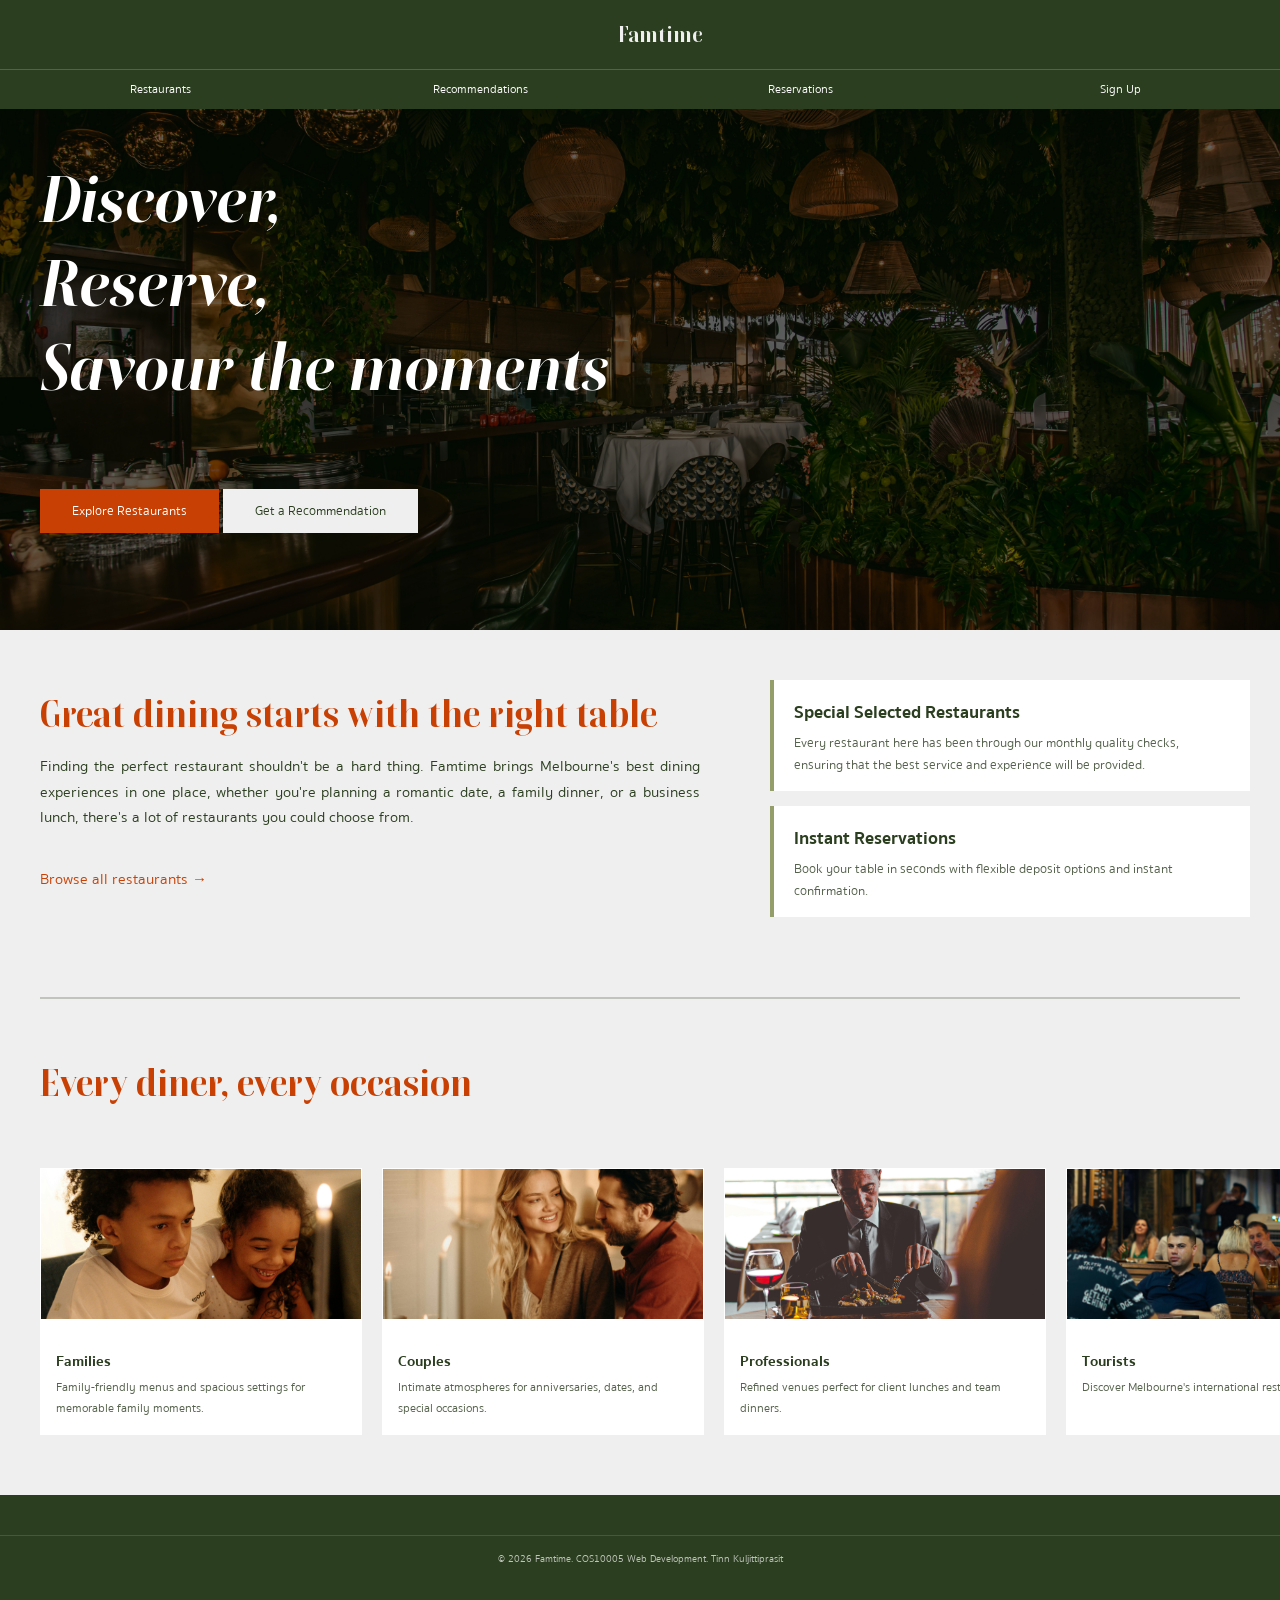
<file: wd_assign02/index.html>
<!DOCTYPE html>
<html lang="en">
<head>
    <meta charset="UTF-8">
    <meta name="viewport" content="width=device-width, initial-scale=1.0">
    <title>Index - Famtime</title>
    <link href="design/css/stylesheet.css" rel="stylesheet" >
    <script src="design/js/script.js"></script>
</head>
<body>

    <!-- Navigation Bar -->

    <nav class="navbar">
        <div class="nav-logo">
            <a href="index.html">Famtime</a>
        </div>
        <ul class="nav-links">
            <li><a href="restaurants.html">Restaurants</a></li>
            <li><a href="recommendations.html">Recommendations</a></li>
            <li><a href="reservation.html">Reservations</a></li>
            <li><a href="register.html">Sign Up</a></li>
        </ul>
    </nav>

    <main>

        <!-- Hero Image -->

        <section class="hero">
         <img src="design/images/hero-img.jpg" class="hero-img" alt="Melbourne restaurant view">
    
         <div class="hero-content">
          <h1>Discover,<br><em>Reserve,</em><br>Savour the moments</h1>
           <div class="hero-buttons">
             <a href="restaurants.html" class="btn-primary">Explore Restaurants</a>
             <a href="recommendations.html" class="btn-secondary">Get a Recommendation</a>
           </div>
         </div>
        </section>

        <!-- Purpose -->

        <section class="section-purpose">
            <div class="purpose-text">
                <h2>Great dining starts with the right table</h2>
                <p>Finding the perfect restaurant shouldn't be a hard thing. Famtime brings Melbourne's best dining experiences in one place, 
                whether you're planning a romantic date, a family dinner, or a business lunch, there's a lot of restaurants you could choose from.</p><br>
                <a href="restaurants.html">Browse all restaurants →</a>
            </div>
            <div class="purpose-cards">
                <div class="purpose-card">
                    <h3>Special Selected Restaurants</h3>
                    <p>Every restaurant here has been through our monthly quality checks, ensuring that the best service and experience will be provided.</p>
                </div>
                <div class="purpose-card">
                    <h3>Instant Reservations</h3>
                    <p>Book your table in seconds with flexible deposit options and instant confirmation.</p>
                </div>
            </div>
        </section>

        <hr>

        <!-- Audience -->

        <section class="section-audience">
            <h2>Every diner, every occasion</h2>
            <div class="audience-grid">
                <div class="audience-card">
                    <!-- replace with your own image -->
                    <img src="design/images/family.jpg" alt="Families dining together at a restaurant" class="audience-card-img">
                    <div class="audience-card-body">
                        <h3>Families</h3>
                        <p>Family-friendly menus and spacious settings for memorable family moments.</p>
                    </div>
                </div>
                <div class="audience-card">
                    <img src="design/images/couple.jpg" alt="Couple enjoying a romantic dinner" class="audience-card-img">
                    <div class="audience-card-body">
                        <h3>Couples</h3>
                        <p>Intimate atmospheres for anniversaries, dates, and special occasions.</p>
                    </div>
                </div>
                <div class="audience-card">
                    <img src="design/images/business.jpg" alt="Business professionals having a lunch meeting" class="audience-card-img">
                    <div class="audience-card-body">
                        <h3>Professionals</h3>
                        <p>Refined venues perfect for client lunches and team dinners.</p>
                    </div>
                </div>
                <div class="audience-card">
                    <img src="design/images/tourist.jpg" alt="Tourists exploring Melbourne restaurants" class="audience-card-img">
                    <div class="audience-card-body">
                        <h3>Tourists</h3>
                        <p>Discover Melbourne's international resturant choices.</p>
                    </div>
                </div>
            </div>
        </section>

    </main>

<footer>
    <p class="copyright">© 2026 Famtime. COS10005 Web Development. Tinn Kuljittiprasit</p>
</footer>

</body>
</html>
</file>
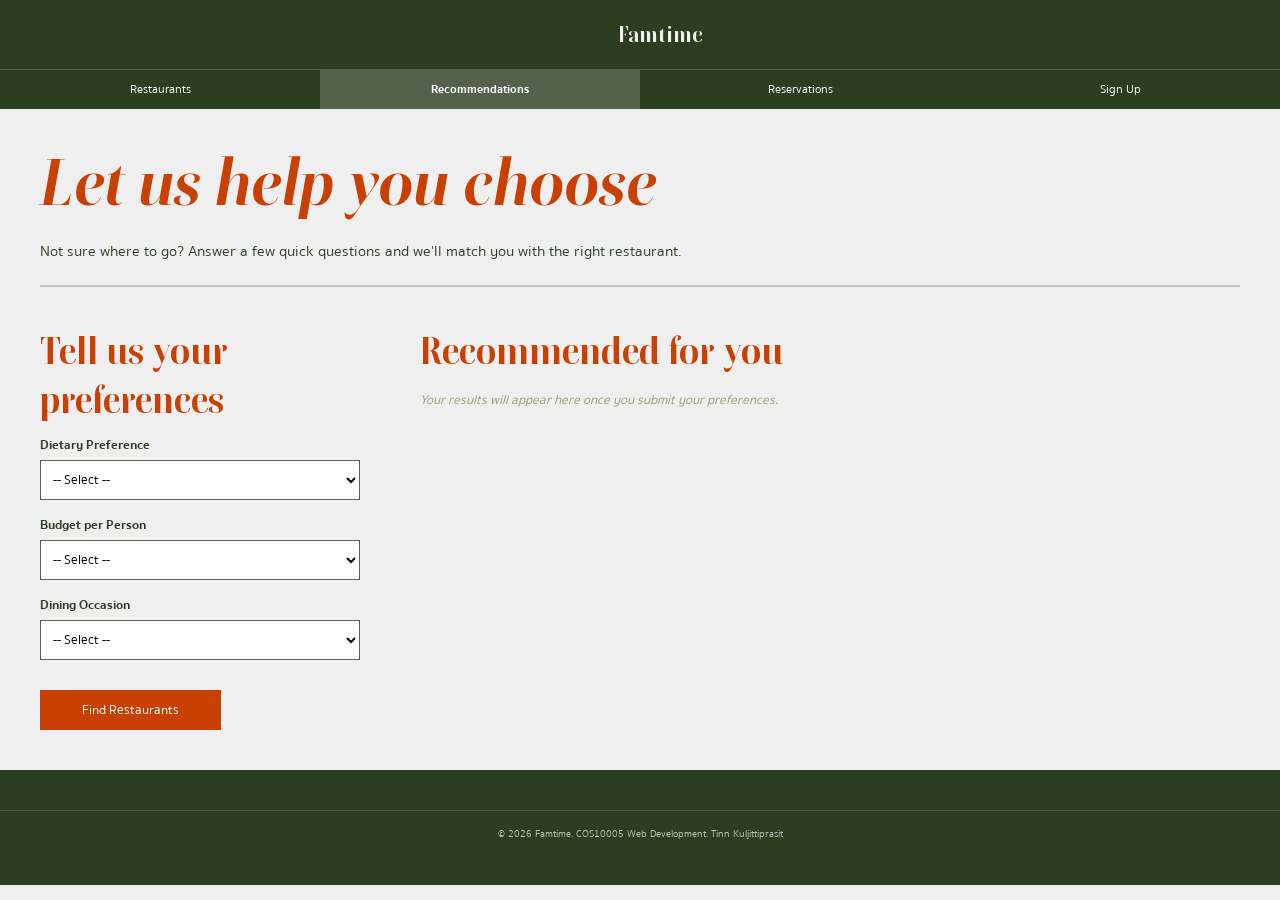
<file: wd_assign02/recommendations.html>
<!DOCTYPE html>
<html lang="en">
<head>
    <meta charset="UTF-8">
    <meta name="viewport" content="width=device-width, initial-scale=1.0">
    <title>Recommendations - Famtime</title>
    <link href="design/css/stylesheet.css" rel="stylesheet">
    <script src="design/js/script.js"></script>
</head>
<body>

    <!-- Navigation Bar -->

    <nav class="navbar">
        <div class="nav-logo">
            <a href="index.html">Famtime</a>
        </div>
        <ul class="nav-links">
            <li><a href="restaurants.html">Restaurants</a></li>
            <li><a href="recommendations.html" class="active">Recommendations</a></li>
            <li><a href="reservation.html">Reservations</a></li>
            <li><a href="register.html">Sign Up</a></li>
        </ul>
    </nav>

    <main>

        <h1>Let us help you choose</h1>
        <p>Not sure where to go? Answer a few quick questions and we'll match you with the right restaurant.</p>

        <hr>

        <section class="section-recommend">
            <div class="recommend-form-wrap">
                <h2>Tell us your preferences</h2>

                <!-- Recommendation Form (dietary selection) -->

                <form id="recommend-form">

                    <div class="form-group">
                        <label for="dietary-pref">Dietary Preference</label>
                        <select id="dietary-pref" name="dietary-pref">
                            <option value="">-- Select --</option>
                            <option value="none">No preference</option>
                            <option value="vegan">Vegan</option>
                            <option value="halal">Halal</option>
                        </select>
                    </div>

                    <!-- Recommendation Form (budget selection) -->

                    <div class="form-group">
                        <label for="budget-range">Budget per Person</label>
                        <select id="budget-range" name="budget-range">
                            <option value="">-- Select --</option>
                            <option value="low">Under $30</option>
                            <option value="mid">$30 – $60</option>
                            <option value="high">$60 and above</option>
                        </select>
                    </div>

                    <!-- Recommendation Form (purpose selection) -->

                    <div class="form-group">
                        <label for="dining-purpose">Dining Occasion</label>
                        <select id="dining-purpose" name="dining-purpose">
                            <option value="">-- Select --</option>
                            <option value="family">Family</option>
                            <option value="date">Date / Couple</option>
                            <option value="business">Business</option>
                            <option value="casual">Casual / Friends</option>
                        </select>
                    </div>

                    <input type="submit" value="Find Restaurants">

                </form>
            </div>

            <!-- Results -->

            <div class="recommend-results-wrap">
                <h2>Recommended for you</h2>
                <p class="results-placeholder">Your results will appear here once you submit your preferences.</p>
                <div id="recommendation-results"></div>
            </div>
        </section>

    </main>

    <footer>
        <p class="copyright">© 2026 Famtime. COS10005 Web Development. Tinn Kuljittiprasit</p>
    </footer>

</body>
</html>
</file>
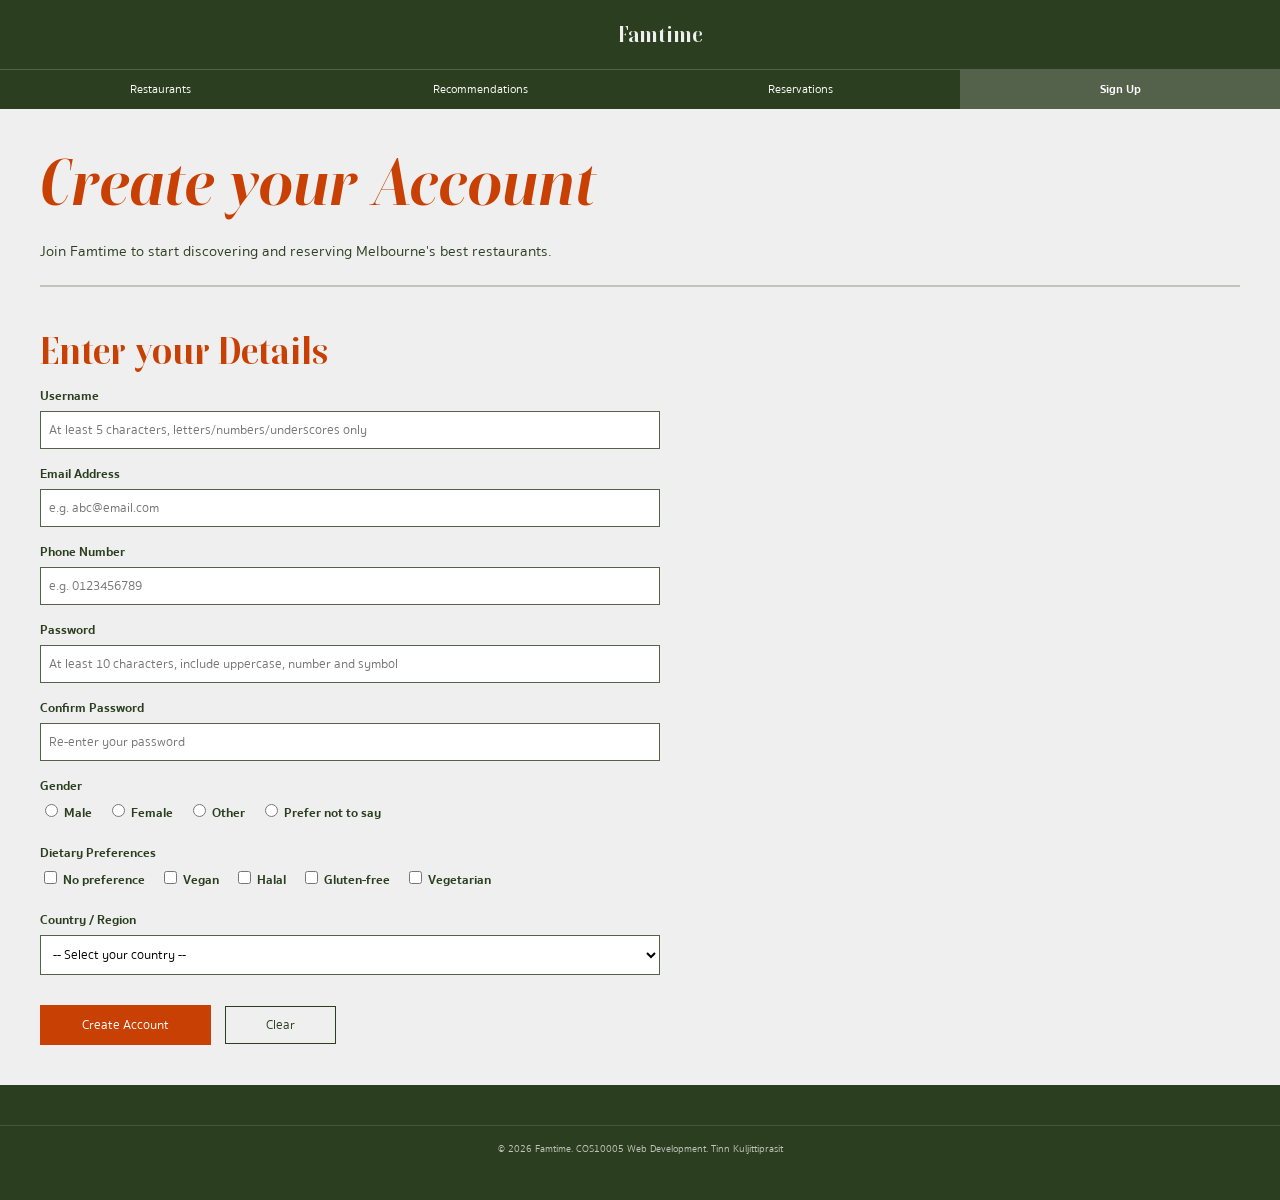
<file: wd_assign02/register.html>
<!DOCTYPE html>
<html lang="en">
<head>
    <meta charset="UTF-8">
    <meta name="viewport" content="width=device-width, initial-scale=1.0">
    <title>Sign Up - Famtime</title>
    <link href="design/css/stylesheet.css" rel="stylesheet">
    <script src="design/js/script.js"></script>
</head>
<body>

    <!-- Navigation Bar -->

    <nav class="navbar">
        <div class="nav-logo">
            <a href="index.html">Famtime</a>
        </div>
        <ul class="nav-links">
            <li><a href="restaurants.html">Restaurants</a></li>
            <li><a href="recommendations.html">Recommendations</a></li>
            <li><a href="reservation.html">Reservations</a></li>
            <li><a href="register.html" class="active">Sign Up</a></li>
        </ul>
    </nav>

    <main>

        <!-- Register -->

        <h1>Create your Account</h1>
        <p>Join Famtime to start discovering and reserving Melbourne's best restaurants.</p>

        <hr>

        <section class="section-register">

            <!-- Registeration Form (text fields) -->

            <form id="regform" method="POST" action="#">

                <h2>Enter your Details</h2>

                <div class="form-group">
                    <label>Username</label>
                    <input type="text" id="username" name="username" placeholder="At least 5 characters, letters/numbers/underscores only">
                </div>

                <div class="form-group">
                    <label>Email Address</label>
                    <input type="email" id="reg-email" name="email" placeholder="e.g. abc@email.com">
                </div>

                <div class="form-group">
                    <label>Phone Number</label>
                    <input type="tel" id="reg-phone" name="phone" placeholder="e.g. 0123456789">
                </div>

                <div class="form-group">
                    <label>Password</label>
                    <input type="password" id="pwd1" name="password" placeholder="At least 10 characters, include uppercase, number and symbol">
                </div>

                <div class="form-group">
                    <label>Confirm Password</label>
                    <input type="password" id="pwd2" name="confirm-password" placeholder="Re-enter your password">
                </div>

                 <!-- Form (gender selection) -->

                <div class="form-group">
                    <label>Gender</label>
                    <div id="gender-group" class="radio-group">
                        <label class="radio-label">
                            <input type="radio" id="genm" name="gender" value="male"> Male
                        </label>
                        <label class="radio-label">
                            <input type="radio" id="genf" name="gender" value="female"> Female
                        </label>
                        <label class="radio-label">
                            <input type="radio" id="geno" name="gender" value="other"> Other
                        </label>
                        <label class="radio-label">
                            <input type="radio" id="genp" name="gender" value="prefer-not"> Prefer not to say
                        </label>
                    </div>
                </div>

                 <!-- Form (dietary selection) -->

                <div class="form-group">
                    <label>Dietary Preferences</label>
                    <div id="dietary-group" class="checkbox-group">
                        <label class="checkbox-label">
                            <input type="checkbox" name="dietary" value="none"> No preference
                        </label>
                        <label class="checkbox-label">
                            <input type="checkbox" name="dietary" value="vegan"> Vegan
                        </label>
                        <label class="checkbox-label">
                            <input type="checkbox" name="dietary" value="halal"> Halal
                        </label>
                        <label class="checkbox-label">
                            <input type="checkbox" name="dietary" value="gluten-free"> Gluten-free
                        </label>
                        <label class="checkbox-label">
                            <input type="checkbox" name="dietary" value="vegetarian"> Vegetarian
                        </label>
                    </div>
                </div>

                 <!-- Form (drop down) -->

                <div class="form-group">
                    <label for="country">Country / Region</label>
                    <select id="country" name="country">
                        <option value="">-- Select your country --</option>
                        <option value="au">Australia</option>
                        <option value="other">Other</option>
                    </select>
                </div>

                <div class="form-buttons">
                    <input type="submit" value="Create Account">
                    <input type="reset" value="Clear">
                </div>

            </form>

        </section>

    </main>

    <footer>
        <p class="copyright">© 2026 Famtime. COS10005 Web Development. Tinn Kuljittiprasit</p>
    </footer>

</body>
</html>
</file>
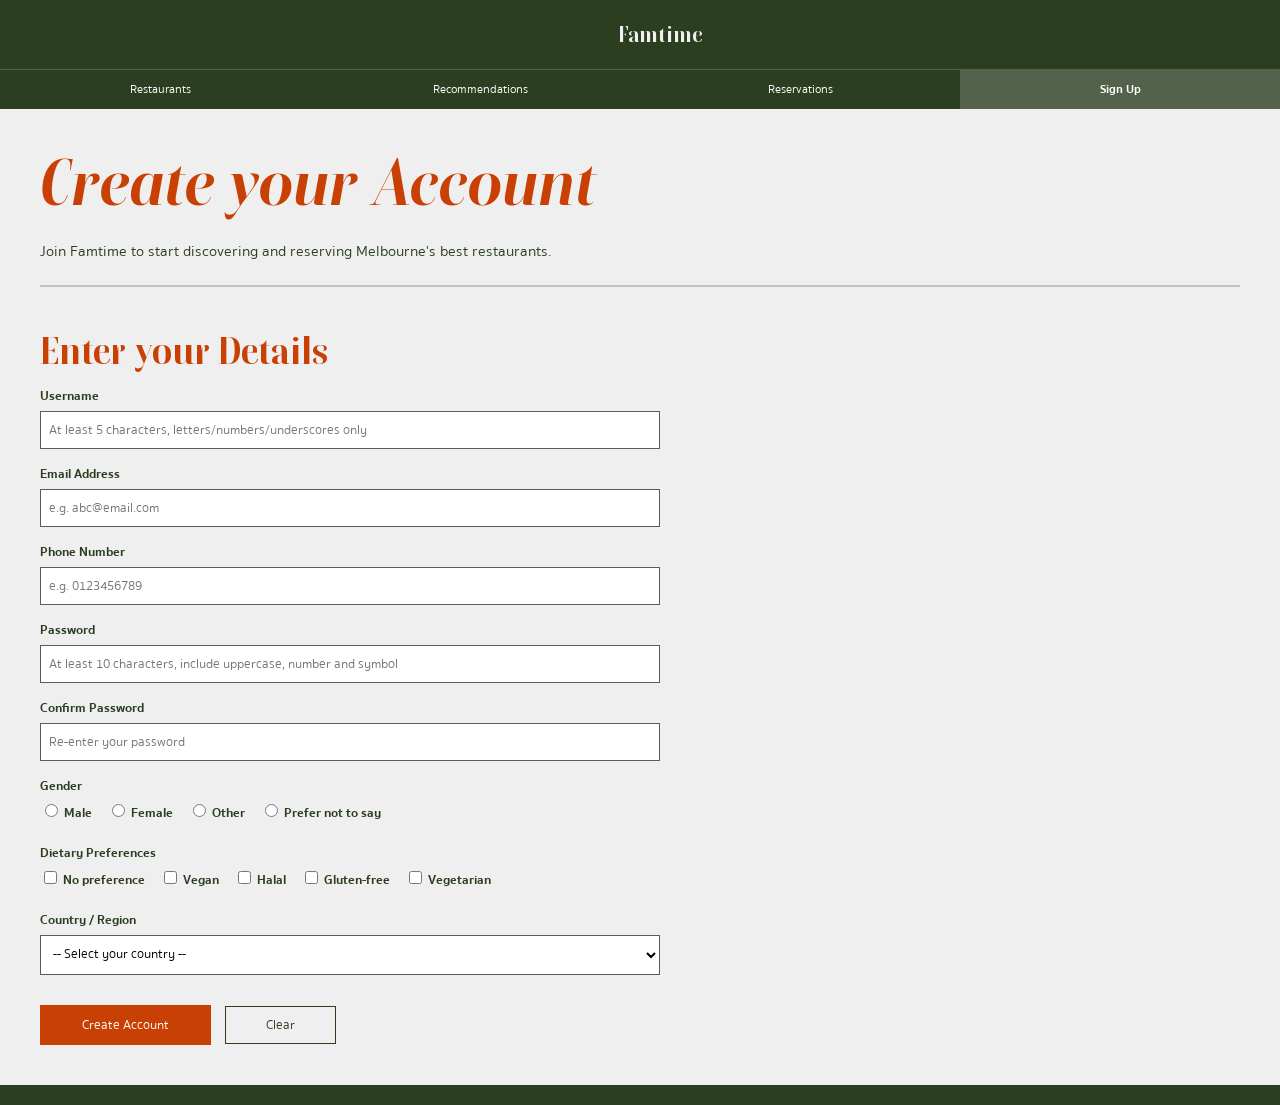
<file: wd_assign02/reservation.html>
<!DOCTYPE html>
<html lang="en">
<head>
    <meta charset="UTF-8">
    <meta name="viewport" content="width=device-width, initial-scale=1.0">
    <title>Reservations - Famtime</title>
    <link href="design/css/stylesheet.css" rel="stylesheet">
    <script src="design/js/script.js"></script>
</head>
<body>

    <!-- Navigation Bar -->

    <nav class="navbar">
        <div class="nav-logo">
            <a href="index.html">Famtime</a>
        </div>
        <ul class="nav-links">
            <li><a href="restaurants.html">Restaurants</a></li>
            <li><a href="recommendations.html">Recommendations</a></li>
            <li><a href="reservation.html" class="active">Reservations</a></li>
            <li><a href="register.html">Sign Up</a></li>
        </ul>
    </nav>

    <main>

        <h1>Make a Reservation</h1>
        <p>Fill in the form below to reserve your table. All fields marked with * are required.</p>

        <hr>

        <!-- Reservation Form (text fields)-->

        <section class="section-reservation">
            <form id="resform" method="POST" action="http://mercury.swin.edu.au/it000000/cos10005/regtest.php">

                <!-- Personal Details -->
                <h2>Your Details</h2>

                <div class="form-group">
                    <label for="fullname">Full Name *</label>
                    <input type="text" id="fullname" name="fullname" placeholder="e.g. Tinn Kuljittiprasit">
                </div>

                <div class="form-group">
                    <label for="res-email">Email Address *</label>
                    <input type="email" id="res-email" name="email" placeholder="e.g. abc@email.com">
                </div>

                <div class="form-group">
                    <label for="res-phone">Phone Number *</label>
                    <input type="tel" id="res-phone" name="phone" placeholder="e.g. 0123456789">
                </div>

                <hr>

                <!-- Booking Details -->

                <h2>Booking Details</h2>

                <div class="form-group">
                    <label for="restaurant">Select Restaurant *</label>
                    <select id="restaurant" name="restaurant">
                        <option value="">-- Select a restaurant --</option>
                        <option value="bella-napoli" data-deposit="20">Bella Napoli ($20 Deposit)</option>
                        <option value="sakura-zen" data-deposit="30">Sakura Zen ($30 Deposit)</option>
                        <option value="le-petit-bistro" data-deposit="25">Le Petit Bistro ($25 Deposit)</option>
                        <option value="spice-garden" data-deposit="15">Spice Garden ($15 Deposit)</option>
                        <option value="the-smokehouse" data-deposit="20">The Smokehouse ($20 Deposit)</option>
                        <option value="golden-dragon" data-deposit="15">Golden Dragon ($15 Deposit)</option>
                    </select>
                </div>

                <div class="form-group">
                    <label for="res-date">Reservation Date *</label>
                    <input type="date" id="res-date" name="date">
                </div>

                <div class="form-group">
                    <label for="res-time">Reservation Time *</label>
                    <input type="time" id="res-time" name="time">
                </div>

                <div class="form-group">
                    <label for="num-people">Number of People *</label>
                    <input type="number" id="num-people" name="num-people" min="1" placeholder="e.g. 2">
                </div>

                <div class="form-group">
                    <label for="special-requests">Special Requests (optional)</label>
                    <textarea id="special-requests" name="special-requests" placeholder="Dietary requirements, seating preferences, occasions..."></textarea>
                </div>

                <hr>

                <!-- Payment -->

                <h2>Payment</h2>

                <div class="form-group">
                        <label>Deposit Amount</label>
                        <p>Deposit: <span id="deposit-amount">--</span></p>
                </div>

                <div class="form-group">
                    <label>Payment Method *</label>
                    <div id="payment-group" class="radio-group">
                        <label class="radio-label">
                            <input type="radio" name="payment-method" id="pay-voucher" value="voucher"> Voucher
                        </label>
                        <label class="radio-label">
                            <input type="radio" name="payment-method" id="pay-online" value="online"> Online Payment
                        </label>
                    </div>
                </div>

                <!-- Voucher code  -->

                <div class="form-group" id="voucher-section" style="display: none;">
                    <label for="voucher-code">Voucher Code</label>
                    <input type="text" id="voucher-code" name="voucher-code" placeholder="12-digit voucher code">
                </div>

                <!-- Credit card -->

                <div id="card-section" style="display: none;">

                    <div class="form-group">
                        <label for="card-type">Card Type *</label>
                        <select id="card-type" name="card-type">
                            <option value="">-- Select card type --</option>
                            <option value="visa">Visa</option>
                            <option value="mastercard">Mastercard</option>
                            <option value="amex">American Express</option>
                        </select>
                    </div>

                    <div class="form-group">
                        <label for="card-number">Card Number *</label>
                        <input type="text" id="card-number" name="card-number" placeholder="Digits only, no spaces">
                        <small class="form-hint">Use fake card numbers for testing. No real processing.</small>
                    </div>

                </div>

                <hr>

                <!-- Billing email -->

                <h2>Billing</h2>

                <div class="form-group">
                    <label for="billing-email">Billing Email Address *</label>
                    <input type="email" id="billing-email" name="billing-email" placeholder="e.g. abc@email.com">
                </div>

                <div class="form-group">
                    <label class="checkbox-label">
                        <input type="checkbox" id="same-email" name="same-email">
                        Same as email address above
                    </label>
                </div>

                <div class="form-buttons">
                    <input type="submit" value="Confirm Reservation">
                    <input type="reset" value="Clear">
                </div>

            </form>
        </section>

    </main>

    <footer>
        <p class="copyright">© 2026 Famtime. COS10005 Web Development. Tinn Kuljittiprasit</p>
    </footer>

</body>
</html>
</file>
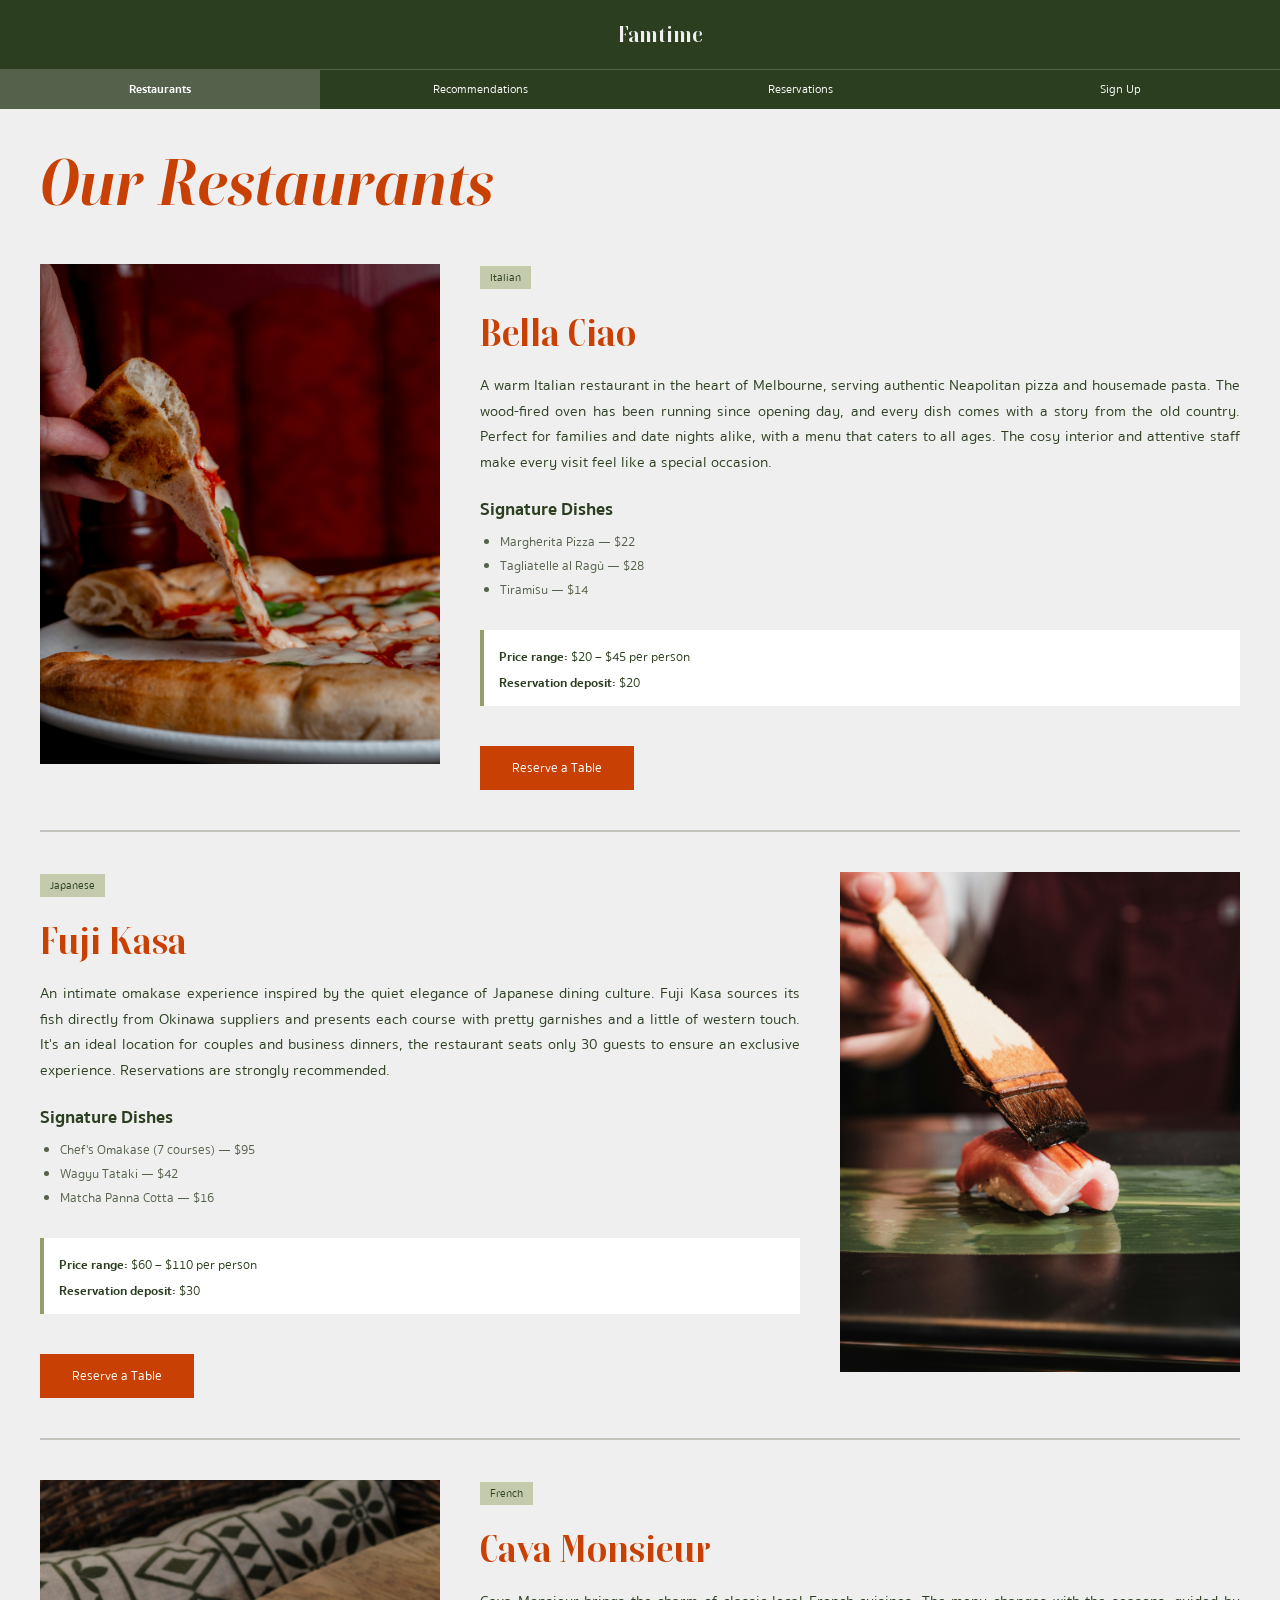
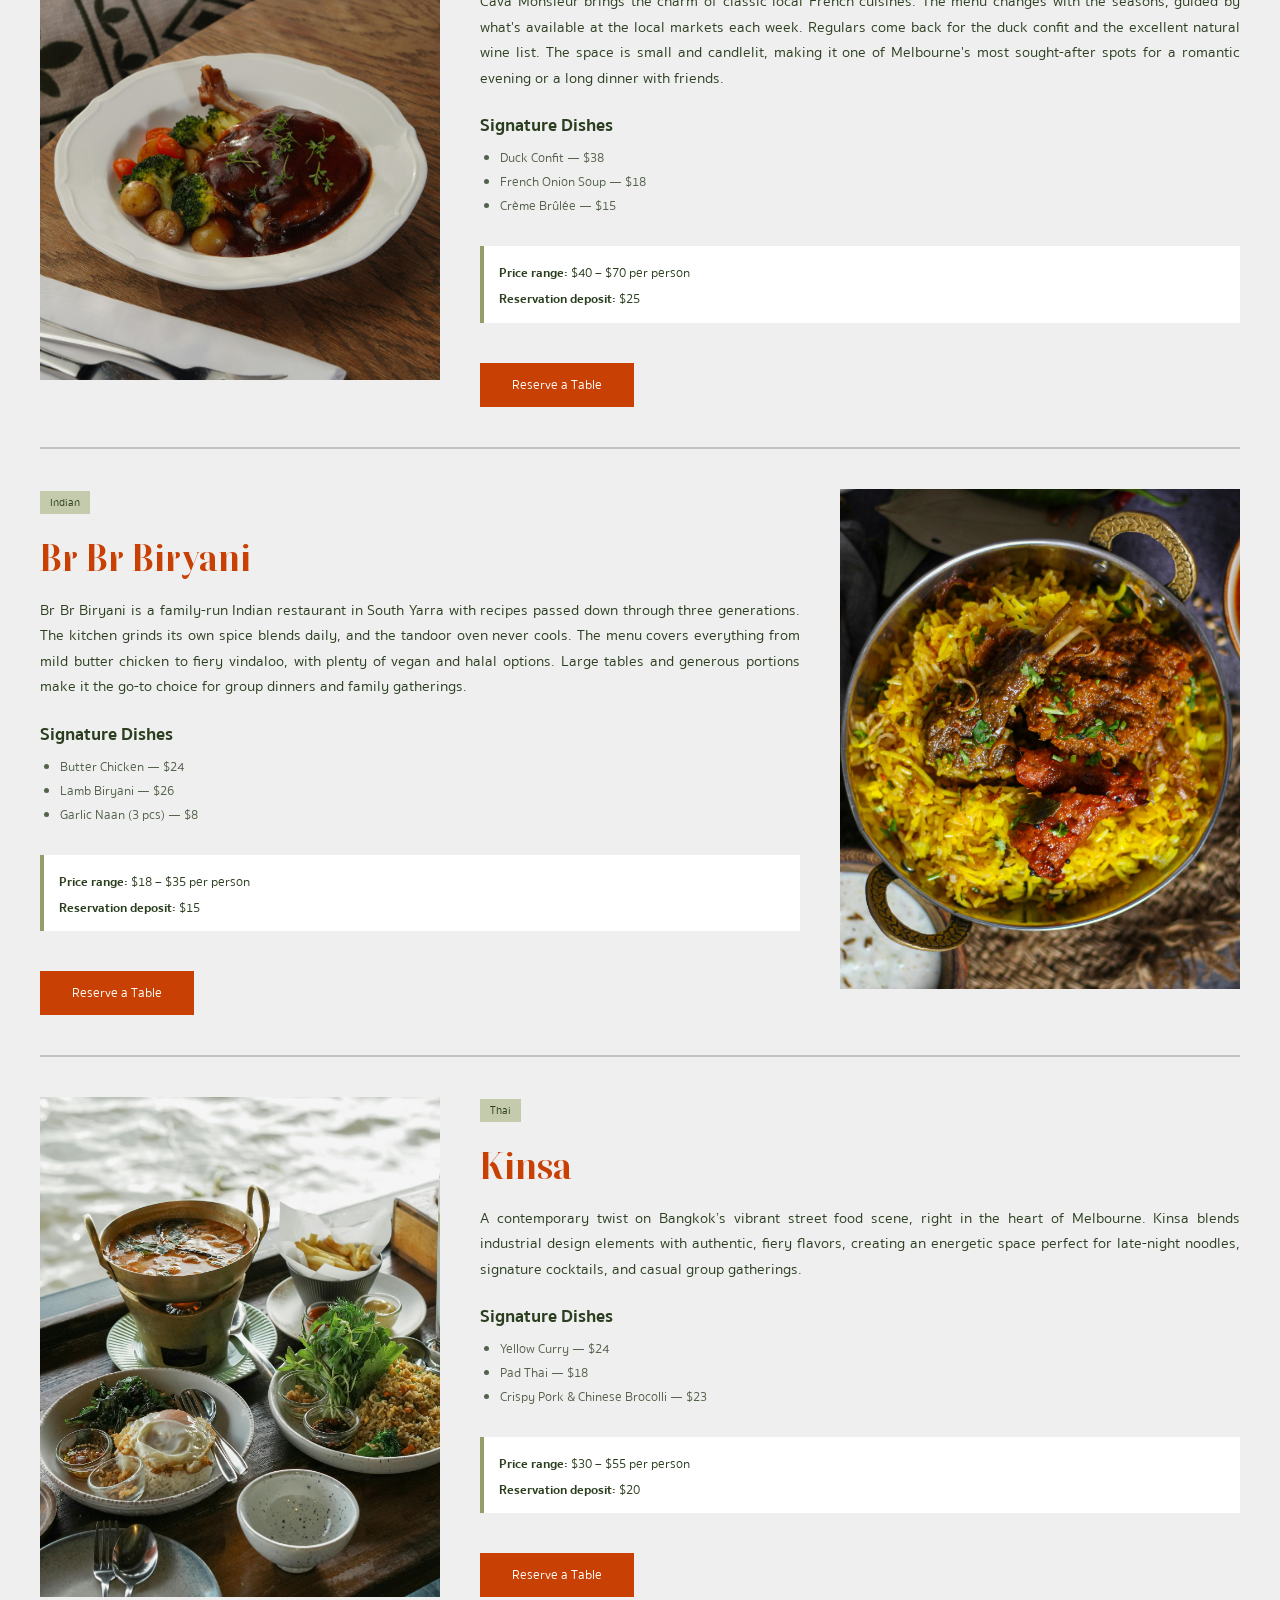
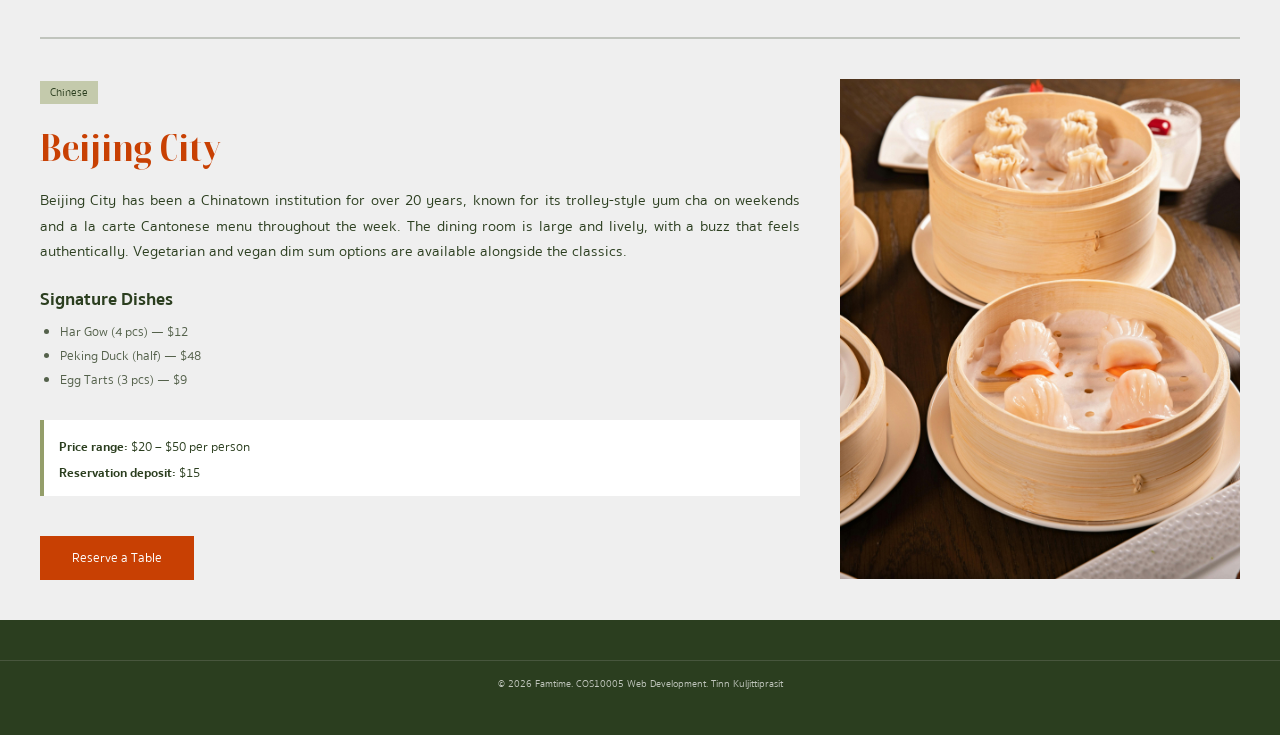
<file: wd_assign02/restaurants.html>
<!DOCTYPE html>
<html lang="en">
<head>
    <meta charset="UTF-8">
    <meta name="viewport" content="width=device-width, initial-scale=1.0">
    <title>Restaurants - Famtime</title>
    <link href="design/css/stylesheet.css" rel="stylesheet">
    <script src="design/js/script.js"></script>
</head>
<body>

     <!-- Navigation Bar -->

    <nav class="navbar">
        <div class="nav-logo">
            <a href="index.html">Famtime</a>
        </div>
        <ul class="nav-links">
            <li><a href="restaurants.html" class="active">Restaurants</a></li>
            <li><a href="recommendations.html">Recommendations</a></li>
            <li><a href="reservation.html">Reservations</a></li>
            <li><a href="register.html">Sign Up</a></li>
        </ul>
    </nav>

    <main>

        <h1>Our Restaurants</h1>

         <!-- Restaurant 1 -->

        <section class="restaurant-listing">
            <div class="restaurant-listing-img">
                <!-- add your image here -->
                <img src="design/images/italian.jpg" alt="Margherita pizza from Bella Ciao">
            </div>
            <div class="restaurant-listing-body">
                <span class="cuisine-tag">Italian</span>
                <h2>Bella Ciao</h2>
                <p>A warm Italian restaurant in the heart of Melbourne, serving authentic Neapolitan pizza and housemade pasta. 
                    The wood-fired oven has been running since opening day, and every dish comes with a story from the old country. 
                    Perfect for families and date nights alike, with a menu that caters to all ages. The cosy interior and attentive 
                    staff make every visit feel like a special occasion.</p>

                <h3>Signature Dishes</h3>
                <ul class="dish-list">
                    <li>Margherita Pizza — $22</li>
                    <li>Tagliatelle al Ragù — $28</li>
                    <li>Tiramisu — $14</li>
                </ul>

                <div class="restaurant-meta">
                    <p><strong>Price range:</strong> $20 – $45 per person</p>
                    <p><strong>Reservation deposit:</strong> $20</p>
                </div>

                <a href="reservation.html" class="btn-primary">Reserve a Table</a>

            </div>
        </section>

        <hr>

        <!-- Restaurant 2 -->

        <section class="restaurant-listing restaurant-listing-reverse">
            <div class="restaurant-listing-img">
                <img src="design/images/japanese.jpg" alt="Sushi nigiri from Fuji Kasa">
            </div>
            <div class="restaurant-listing-body">
                <span class="cuisine-tag">Japanese</span>
                <h2>Fuji Kasa</h2>
                <p>An intimate omakase experience inspired by the quiet elegance of Japanese dining culture. Fuji Kasa sources its 
                    fish directly from Okinawa suppliers and presents each course with pretty garnishes and a little of western touch. 
                    It's an ideal location for couples and business dinners, the restaurant seats only 30 guests to ensure an exclusive
                    experience. Reservations are strongly recommended.</p>

                <h3>Signature Dishes</h3>
                <ul class="dish-list">
                    <li>Chef's Omakase (7 courses) — $95</li>
                    <li>Wagyu Tataki — $42</li>
                    <li>Matcha Panna Cotta — $16</li>
                </ul>

                <div class="restaurant-meta">
                    <p><strong>Price range:</strong> $60 – $110 per person</p>
                    <p><strong>Reservation deposit:</strong> $30</p>
                </div>

                <a href="reservation.html" class="btn-primary">Reserve a Table</a>

            </div>
        </section>

        <hr>

        <!-- Restaurant 3 -->

        <section class="restaurant-listing">
            <div class="restaurant-listing-img">
                <img src="design/images/french.jpg" alt="Duck confit from Cava Monsieur">
            </div>
            <div class="restaurant-listing-body">
                <span class="cuisine-tag">French</span>
                <h2>Cava Monsieur</h2>
                <p>Cava Monsieur brings the charm of classic local French cuisines. The menu changes with the seasons, 
                    guided by what's available at the local markets each week. Regulars come back for the duck confit and the excellent 
                    natural wine list. The space is small and candlelit, making it one of Melbourne's most sought-after spots for a 
                    romantic evening or a long dinner with friends.</p>

                <h3>Signature Dishes</h3>
                <ul class="dish-list">
                    <li>Duck Confit — $38</li>
                    <li>French Onion Soup — $18</li>
                    <li>Crème Brûlée — $15</li>
                </ul>

                <div class="restaurant-meta">
                    <p><strong>Price range:</strong> $40 – $70 per person</p>
                    <p><strong>Reservation deposit:</strong> $25</p>
                </div>

                <a href="reservation.html" class="btn-primary">Reserve a Table</a>

            </div>
        </section>

        <hr>

        <!-- Restaurant 4 -->

        <section class="restaurant-listing restaurant-listing-reverse">
            <div class="restaurant-listing-img">
                <img src="design/images/indian.jpg" alt="Lamb biryani from Br Br Biryani">
            </div>
            <div class="restaurant-listing-body">
                <span class="cuisine-tag">Indian</span>
                <h2>Br Br Biryani</h2>
                <p>Br Br Biryani is a family-run Indian restaurant in South Yarra with recipes passed down through three generations. 
                    The kitchen grinds its own spice blends daily, and the tandoor oven never cools. The menu covers everything from 
                    mild butter chicken to fiery vindaloo, with plenty of vegan and halal options. Large tables and generous portions 
                    make it the go-to choice for group dinners and family gatherings.</p>

                <h3>Signature Dishes</h3>
                <ul class="dish-list">
                    <li>Butter Chicken — $24</li>
                    <li>Lamb Biryani — $26</li>
                    <li>Garlic Naan (3 pcs) — $8</li>
                </ul>

                <div class="restaurant-meta">
                    <p><strong>Price range:</strong> $18 – $35 per person</p>
                    <p><strong>Reservation deposit:</strong> $15</p>
                </div>

                <a href="reservation.html" class="btn-primary">Reserve a Table</a>

            </div>
        </section>

        <hr>

        <!-- Restaurant 5 -->

        <section class="restaurant-listing">
            <div class="restaurant-listing-img">
                <img src="design/images/thai.jpg" alt="Thai dishes from Kinsa">
            </div>
            <div class="restaurant-listing-body">
                <span class="cuisine-tag">Thai</span>
                <h2>Kinsa</h2>
                <p>A contemporary twist on Bangkok’s vibrant street food scene, right in the heart of Melbourne. Kinsa blends industrial design 
                    elements with authentic, fiery flavors, creating an energetic space perfect for late-night noodles, signature cocktails, 
                    and casual group gatherings.</p>

                <h3>Signature Dishes</h3>
                <ul class="dish-list">
                    <li>Yellow Curry — $24</li>
                    <li>Pad Thai — $18</li>
                    <li>Crispy Pork & Chinese Brocolli — $23</li>
                </ul>

                <div class="restaurant-meta">
                    <p><strong>Price range:</strong> $30 – $55 per person</p>
                    <p><strong>Reservation deposit:</strong> $20</p>
                </div>

                <a href="reservation.html" class="btn-primary">Reserve a Table</a>

            </div>
        </section>

        <hr>

        <!-- Restaurant 6 -->

        <section class="restaurant-listing restaurant-listing-reverse">
            <div class="restaurant-listing-img">
                <img src="design/images/chinese.jpg" alt="Dim sum from Beijing City">
            </div>
            <div class="restaurant-listing-body">
                <span class="cuisine-tag">Chinese</span>
                <h2>Beijing City</h2>
                <p>Beijing City has been a Chinatown institution for over 20 years, known for its trolley-style yum cha on weekends and a la carte 
                    Cantonese menu throughout the week. The dining room is large and lively, with a buzz that feels authentically. 
                    Vegetarian and vegan dim sum options are available alongside the classics.</p>

                <h3>Signature Dishes</h3>
                <ul class="dish-list">
                    <li>Har Gow (4 pcs) — $12</li>
                    <li>Peking Duck (half) — $48</li>
                    <li>Egg Tarts (3 pcs) — $9</li>
                </ul>

                <div class="restaurant-meta">
                    <p><strong>Price range:</strong> $20 – $50 per person</p>
                    <p><strong>Reservation deposit:</strong> $15</p>
                </div>

                <a href="reservation.html" class="btn-primary">Reserve a Table</a>

            </div>
        </section>

    </main>

    <footer>
        <p class="copyright">© 2026 Famtime. COS10005 Web Development. Tinn Kuljittiprasit</p>
    </footer>

</body>
</html>
</file>
<file: wd_assign02/design/css/stylesheet.css>
@font-face {
    font-family: Sukhumvit;
    src: url(../fonts/SukhumvitSet-Bold.ttf);
    font-weight: bold;
}

@font-face {
    font-family: Sukhumvit;
    src: url(../fonts/SukhumvitSet-Text.ttf);
    font-weight: normal;
}

@font-face {
    font-family: Boska;
    src: url(../fonts/Boska-Variable.ttf);
}

@font-face {
    font-family: Boska;
    src: url(../fonts/Boska-VariableItalic.ttf);
    font-style: italic;
}

/* General */

body {
    background-color: #efefef;
    font-family: Sukhumvit, sans-serif;
    font-size: 15px;
    margin: 0;
    padding: 0;
    color: #2b3e1f;
}

h1 {
    font-family: Boska, serif;
    font-style: italic;
    font-size: 65px;
    color: #c84003;
    margin-top: 30px;
    margin-bottom: 10px;
}

h2 {
    font-family: Boska, serif;
    font-size: 38px;
    color: #c84003;
    margin-top: 40px;
    margin-bottom: 10px;
}

h3 {
    font-family: Sukhumvit, sans-serif;
    font-weight: bold;
    font-size: 18px;
    color: #2b3e1f;
    margin-bottom: 8px;
}

h4 {
    font-size: 16px;
    margin-bottom: 8px;
}

p {
    line-height: 1.7;
    margin-bottom: 12px;
    text-align: justify;
}

a {
    color: #c84003;
    text-decoration: none;
}

a:hover {
    text-decoration: underline;
}

img {
    max-width: 100%;
    height: auto;
    margin: 0;
}

hr {
    border: 1px solid #54614b;
    opacity: 30%;
    margin: 20px 0;
}

ul {
    list-style-type: none;
    padding: 0;
    margin: 0;
}

/* Navigation  Bar */

nav.navbar {
    width: 100%;
    position: fixed;
    top: 0;
    left: 0;
    z-index: 100;
    background-color: #2b3e1f;
    display: flex;
    flex-direction: column;
}

.nav-logo {
    font-family: Boska, serif;
    font-weight: bold;
    font-size: 22px;
    width: 100%;
    display: flex;
    justify-content: center;
    background-color: #2b3e1f;
    border-bottom: 0.2px solid #54614b;
    padding: 20px;
}

.nav-logo a {
    color: #efefef;
    text-decoration: none;
}

.nav-logo a:hover {
    letter-spacing: 0.5px;
    text-decoration: none;
}

.nav-links {
    font-family: Sukhumvit, sans-serif;
    font-size: 12px;
    width: 100%;
    display: flex;
    justify-content: space-around;
    list-style-type: none;
    background-color: #2b3e1f;
    padding: 0;
    margin: 0;
}

.nav-links li {
    flex: 1;
    display: flex;
}

.nav-links a {
    width: 100%;
    padding: 10px;
    text-decoration: none;
    color: #ffffff;
    text-align: center;
}

.nav-links a:hover {
    background-color: #54614b;
    text-decoration: none;
}

.nav-links a.active {
    background-color: #54614b;
    font-weight: bold;
}

main {
    margin-top: 90px;
    padding: 20px 40px;
    padding-bottom: 0px;
}

/* Hero Banner */

.hero {
    position: relative;
    width: auto;
    height: 600px;
    overflow: hidden;
    display: flex;
    align-items: center;
    margin-left: -40px;
    margin-right: -40px;
    margin-top: -80px;
}

.hero::after {
    content: "";
    position: absolute;
    width: 100%;
    height: 100%;
    background-color: #000000;
    opacity: 60%;
    z-index: 2;
}

.hero-img {
    position: absolute;
    width: 100%;
    height: 100%;
    object-fit: cover;
    z-index: 1;
    margin: 0;
}

.hero-content {
    position: relative;
    margin-left: 40px;
    z-index: 3;
    width: 100%;
}

.hero-content h1 {
    color: #ffffff;
}

.hero-buttons {
    margin-top: 80px;
}

/* Buttons */

.btn-primary {
    background-color: #c84003;
    color: #ffffff;
    border: 2px solid #c84003;
    padding: 10px 30px;
    font-family: Sukhumvit, sans-serif;
    font-size: 13px;
    text-decoration: none;
    display: inline-block;
}

.btn-primary:hover {
    background-color: #a33302;
    border-color: #a33302;
    text-decoration: none;
    color: #ffffff;
}

.btn-secondary {
    background-color: #efefef;
    color: #2b3e1f;
    border: 2px solid #efefef;
    padding: 10px 30px;
    font-family: Sukhumvit, sans-serif;
    font-size: 13px;
    text-decoration: none;
    display: inline-block;
}

.btn-secondary:hover {
    background-color: #d0d0d0;
    border-color: #d0d0d0;
    color: #2b3e1f;
    text-decoration: none;
}

/* Purpose */

.section-purpose {
    display: grid;
    grid-template-columns: 55% 40%;
    column-gap: 70px;
    margin: 80px 0;
    align-items: start;
}

.purpose-text {
    margin-top: -60px;
}

.purpose-cards {
    display: flex;
    flex-direction: column;
    gap: 15px;
    margin-top: -30px;
}

.purpose-card {
    background-color: #ffffff;
    border-left: 4px solid #949e6a;
    padding: 15px 20px;
    padding-top: 0px;
}

.purpose-card h3 {
    margin-bottom: 5px;
}

.purpose-card p {
    font-size: 13px;
    color: #54614b;
    margin: 0;
    text-align: left;
}

/* Audience */

.section-audience {
    margin: 60px 0;
}

.audience-grid {
    display: grid;
    grid-template-columns: repeat(4, 322px);
    column-gap: 20px;
    margin-top: 60px;
}

.audience-card {
    background-color: #ffffff;
    border: 1px solid #ffffff;
}

.audience-card:hover {
    border-color: #949e6a;
}

.audience-card-img {
    width: 100%;
    height: 150px;
    object-fit: cover;
    display: block;
    margin: 0;
}

.audience-card-body {
    padding: 15px;
}

.audience-card-body h3 {
    font-size: 15px;
    margin-bottom: 5px;
}

.audience-card-body p {
    font-size: 12px;
    color: #54614b;
    text-align: left;
    margin: 0;
}

/* Footer */

footer {
    background-color: #2b3e1f;
    padding: 30px 40px;
    color: #ffffff;
    margin-top: 40px;
    margin-left: -40px;
    margin-right: -40px;
    margin-bottom: -20px;
}

.copyright {
    font-size: 10px;
    opacity: 70%;
    text-align: center;
    padding-top: 15px;
    border-top: 1px solid #54614b;
}

/* Restaurants Page */

.restaurant-listing {
    display: grid;
    grid-template-columns: 400px auto;
    column-gap: 40px;
    align-items: start;
    margin: 40px 0;
}

.restaurant-listing-reverse {
    grid-template-columns: auto 400px;
}

.restaurant-listing-reverse .restaurant-listing-img {
    order: 2;
}

.restaurant-listing-reverse .restaurant-listing-body {
    order: 1;
}

.restaurant-listing-img img {
    width: 100%;
    height: 500px;
    object-fit: cover;
    display: block;
    margin: 0;
}

.restaurant-listing-body h2 {
    margin-top: 10px;
    margin-bottom: 10px;
}

.restaurant-listing-body h3 {
    margin-top: 20px;
    margin-bottom: 8px;
}

.dish-list {
    list-style-type: disc;
    padding-left: 20px;
    margin-bottom: 15px;
}

.dish-list li {
    font-size: 13px;
    color: #54614b;
    margin-bottom: 4px;
    list-style-type: disc;
}

.restaurant-meta {
    background-color: #ffffff;
    border-left: 4px solid #949e6a;
    padding: 12px 15px;
    margin: 30px 0 40px 0;
}

.restaurant-meta p {
    font-size: 13px;
    margin-top: 4px;
    margin-bottom: 4px;
    text-align: left;
}

.restaurant-meta p:last-child {
    margin-bottom: 0;
}

.cuisine-tag {
    display: inline-block;
    background-color: #c4caac;
    color: #2b3e1f;
    font-size: 11px;
    padding: 3px 10px;
    margin-bottom: 10px;
}

/* Recommendations Page */

.section-recommend {
    display: grid;
    grid-template-columns: 320px auto;
    column-gap: 60px;
    margin: 40px 0;
    align-items: start;
}

.recommend-form-wrap h2,
.recommend-results-wrap h2 {
    margin-top: 0;
}

.results-placeholder {
    color: #949e6a;
    font-style: italic;
    font-size: 13px;
}

.results-placeholder.hidden {
    display: none;
}

.rec-card {
    background-color: #ffffff;
    border-left: 4px solid #c84003;
    padding: 20px;
    margin-bottom: 15px;
}

.rec-card h3 {
    margin-bottom: 5px;
}

.rec-cuisine {
    font-size: 12px;
    color: #949e6a;
    margin-bottom: 8px;
}

.rec-desc {
    font-size: 13px;
    color: #54614b;
    margin-bottom: 15px;
}

.no-results {
    color: #c84003;
    font-style: italic;
}

/* Reservation Page */
 
.section-reservation {
    max-width: 620px;
    margin: 40px 0;
}
 
.section-reservation h3 {
    font-family: Boska, serif;
    font-size: 24px;
    color: #c84003;
    margin-top: 30px;
    margin-bottom: 15px;
}
 
.deposit-display {
    background-color: #ffffff;
    border-left: 4px solid #949e6a;
    padding: 12px 15px;
    margin-bottom: 15px;
}
 
.deposit-display label {
    font-weight: bold;
    font-size: 13px;
    display: block;
    margin-bottom: 4px;
}
 
.deposit-amount {
    font-size: 13px;
    color: #54614b;
    margin: 0;
    text-align: left;
}
 
.form-hint {
    font-size: 11px;
    color: #949e6a;
    display: block;
    margin-top: 4px;
}
 
/* Error Window */
 
.res-error-window {
    display: none;
    position: fixed;
    top: 50%;
    left: 50%;
    transform: translate(-50%, -50%);
    background-color: #ffffff;
    border: 2px solid #c84003;
    border-left: 6px solid #c84003;
    padding: 25px 30px;
    z-index: 2;
    min-width: 320px;
    max-width: 480px;
}
 
.res-error-window ul {
    list-style-type: disc;
    padding-left: 20px;
    margin-bottom: 15px;
}
 
.res-error-window li {
    font-size: 13px;
    color: #2b3e1f;
    margin-bottom: 6px;
    list-style-type: disc;
}
 
.res-error-btn {
    display: inline-block;
    background-color: #c84003;
    color: #ffffff;
    border: 2px solid #c84003;
    padding: 6px 25px;
    font-size: 13px;
    font-family: Sukhumvit, sans-serif;
    text-decoration: none;
}
 
.res-error-btn:hover {
    background-color: #a33302;
    border-color: #a33302;
    text-decoration: none;
    color: #ffffff;
}
 
/* Register Page */
 
.section-register {
    max-width: 620px;
    margin: 40px 0;
}
 
.radio-group,
.checkbox-group {
    display: flex;
    flex-wrap: wrap;
    gap: 15px;
    margin-top: 5px;
}
 
.radio-label,
.checkbox-label {
    display: flex;
    align-items: center;
    gap: 6px;
    font-size: 13px;
    font-weight: normal;
    cursor: pointer;
}
 
.form-buttons {
    margin-top: 10px;
}

/* Form */

.form-group {
    margin-bottom: 15px;
}

.form-group label {
    display: block;
    font-weight: bold;
    margin-bottom: 5px;
    font-size: 13px;
}

.form-group input[type="text"],
.form-group input[type="email"],
.form-group input[type="password"],
.form-group input[type="tel"],
.form-group input[type="number"],
.form-group input[type="date"],
.form-group input[type="time"],
.form-group select,
.form-group textarea {
    width: 100%;
    padding: 8px;
    border: 1px solid #54614b;
    background-color: #ffffff;
    font-family: Sukhumvit, sans-serif;
    font-size: 13px;
    box-sizing: border-box;
}

.form-group textarea {
    height: 80px;
    resize: vertical;
}

input[type="submit"] {
    background-color: #c84003;
    color: #ffffff;
    border: 2px solid #c84003;
    padding: 8px 40px;
    font-family: Sukhumvit, sans-serif;
    font-size: 13px;
    cursor: pointer;
    margin-top: 15px;
}

input[type="submit"]:hover {
    background-color: #a33302;
    border-color: #a33302;
}

input[type="reset"] {
    background-color: #efefef;
    color: #2b3e1f;
    border: 1px solid #2b3e1f;
    padding: 8px 40px;
    font-family: Sukhumvit, sans-serif;
    font-size: 13px;
    cursor: pointer;
    margin-top: 15px;
    margin-left: 10px;
}

input[type="reset"]:hover {
    background-color: #8c8784;
    color: #ffffff;
    border-color: #8c8784;
}

.form-error {
    color: #c84003;
    font-size: 12px;
    display: block;
    margin-top: 4px;
}

.input-error {
    border-color: #c84003;
}

/* Tablet (768px to 1023px) */

@media (max-width: 1023px) {

    .hero {
        margin-left: -25px;
        margin-right: -25px;
    }

    main {
        padding: 15px 25px;
        padding-bottom: 0px;
    }

    .section-purpose {
        grid-template-columns: 1fr;
    }

    .audience-grid {
        grid-template-columns: repeat(2, 1fr);
        row-gap: 20px;
    }

    .restaurant-listing,
    .restaurant-listing-reverse {
        grid-template-columns: 1fr;
    }

    .restaurant-listing-reverse .restaurant-listing-img {
        order: 0;
    }

    .restaurant-listing-reverse .restaurant-listing-body {
        order: 0;
    }

    .restaurant-listing-img img {
        height: 250px;
    }

    .section-recommend {
        grid-template-columns: 1fr;
        row-gap: 40px;
    }

    footer {
        margin-left: -25px;
        margin-right: -25px;
        padding: 25px;
    }
}

/* Mobile (767px and below) */

@media (max-width: 767px) {

    .hero {
        margin-left: -15px;
        margin-right: -15px;
    }

    main {
        padding: 10px 15px;
        padding-bottom: 0px;
        margin-top: 100px;
    }

    h1 {
        font-size: 42px;
    }

    h2 {
        font-size: 28px;
    }

    .nav-links {
        flex-wrap: wrap;
    }

    .nav-links li {
        flex: 1 1 50%;
    }

    .section-purpose {
        grid-template-columns: 1fr;
        margin: 20px 0;
    }

    .audience-grid {
        grid-template-columns: 1fr;
        row-gap: 15px;
    }

    .restaurant-listing-img img {
        height: 200px;
    }

    footer {
        margin-left: -15px;
        margin-right: -15px;
        padding: 20px 15px;
    }
}
</file>
